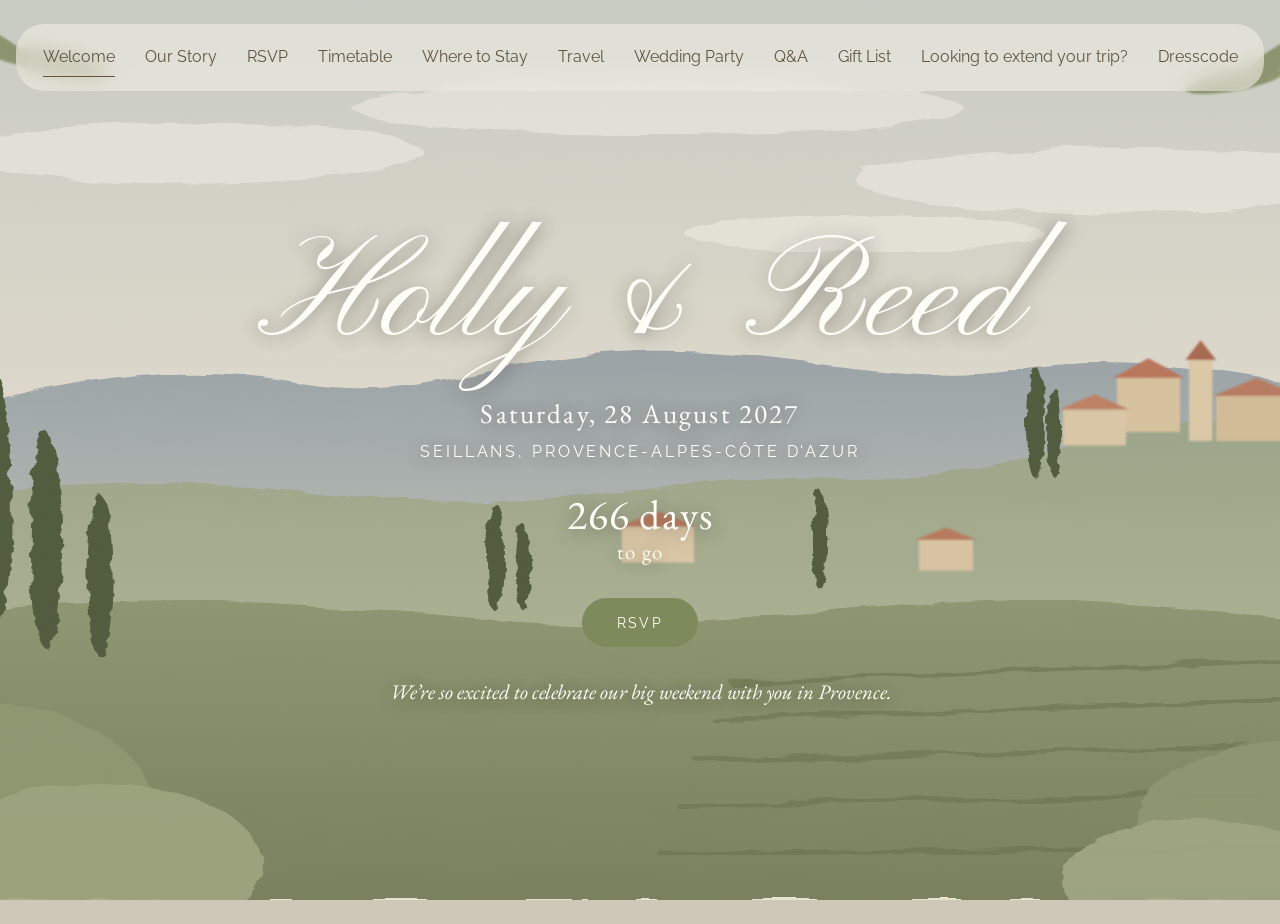
<file: index.html>
<!doctype html>
<html lang="en">
<head>
  <meta charset="utf-8">
  <meta name="viewport" content="width=device-width, initial-scale=1">
  <title>Holly &amp; Reed · 28 August 2027</title>
  <meta name="description" content="Holly &amp; Reed are getting married in Seillans, Provence on 28 August 2027.">
  <link rel="preconnect" href="https://fonts.googleapis.com">
  <link rel="preconnect" href="https://fonts.gstatic.com" crossorigin>
  <link href="https://fonts.googleapis.com/css2?family=EB+Garamond:ital,wght@0,400;0,600;1,400&family=Pinyon+Script&family=Raleway:wght@400;500&display=swap" rel="stylesheet">
  <link rel="stylesheet" href="css/style.css">
</head>
<body>
  <nav id="site-nav"></nav>

  <main class="hero">
    <h1 class="hero__names">Holly &amp; Reed</h1>
    <p class="hero__date">Saturday, 28 August 2027</p>
    <p class="hero__place">Seillans, Provence-Alpes-Côte d'Azur</p>
    <p class="hero__countdown"><strong data-countdown></strong>to go</p>
    <a class="button" href="rsvp.html">RSVP</a>
    <p class="hero__message">We’re so excited to celebrate our big weekend with you in Provence.</p>
  </main>

  <script src="js/site.js"></script>
</body>
</html>
</file>
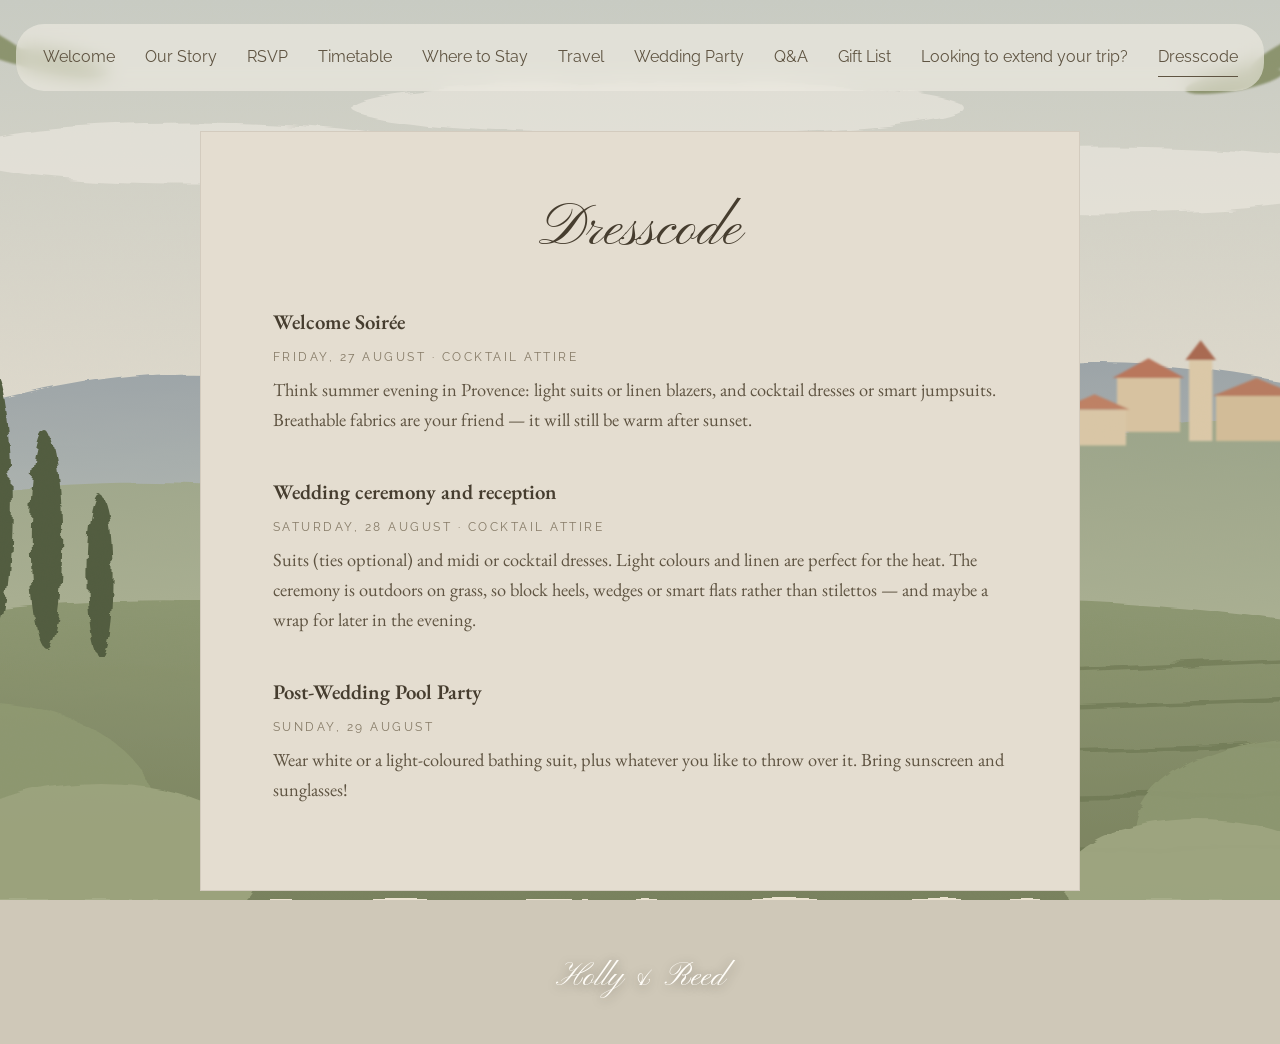
<file: dresscode.html>
<!doctype html>
<html lang="en">
<head>
  <meta charset="utf-8">
  <meta name="viewport" content="width=device-width, initial-scale=1">
  <title>Dresscode · Holly &amp; Reed</title>
  <link rel="preconnect" href="https://fonts.googleapis.com">
  <link rel="preconnect" href="https://fonts.gstatic.com" crossorigin>
  <link href="https://fonts.googleapis.com/css2?family=EB+Garamond:ital,wght@0,400;0,600;1,400&family=Pinyon+Script&family=Raleway:wght@400;500&display=swap" rel="stylesheet">
  <link rel="stylesheet" href="css/style.css">
</head>
<body>
  <nav id="site-nav"></nav>

  <main class="panel">
    <h1 class="page-title">Dresscode</h1>
    <h2>Welcome Soirée</h2>
    <p class="eyebrow">Friday, 27 August · Cocktail attire</p>
    <p>Think summer evening in Provence: light suits or linen blazers, and cocktail dresses or smart jumpsuits. Breathable fabrics are your friend — it will still be warm after sunset.</p>

    <h2>Wedding ceremony and reception</h2>
    <p class="eyebrow">Saturday, 28 August · Cocktail attire</p>
    <p>Suits (ties optional) and midi or cocktail dresses. Light colours and linen are perfect for the heat. The ceremony is outdoors on grass, so block heels, wedges or smart flats rather than stilettos — and maybe a wrap for later in the evening.</p>

    <h2>Post-Wedding Pool Party</h2>
    <p class="eyebrow">Sunday, 29 August</p>
    <p>Wear white or a light-coloured bathing suit, plus whatever you like to throw over it. Bring sunscreen and sunglasses!</p>
  </main>

  <footer id="site-footer"></footer>
  <script src="js/site.js"></script>
</body>
</html>
</file>
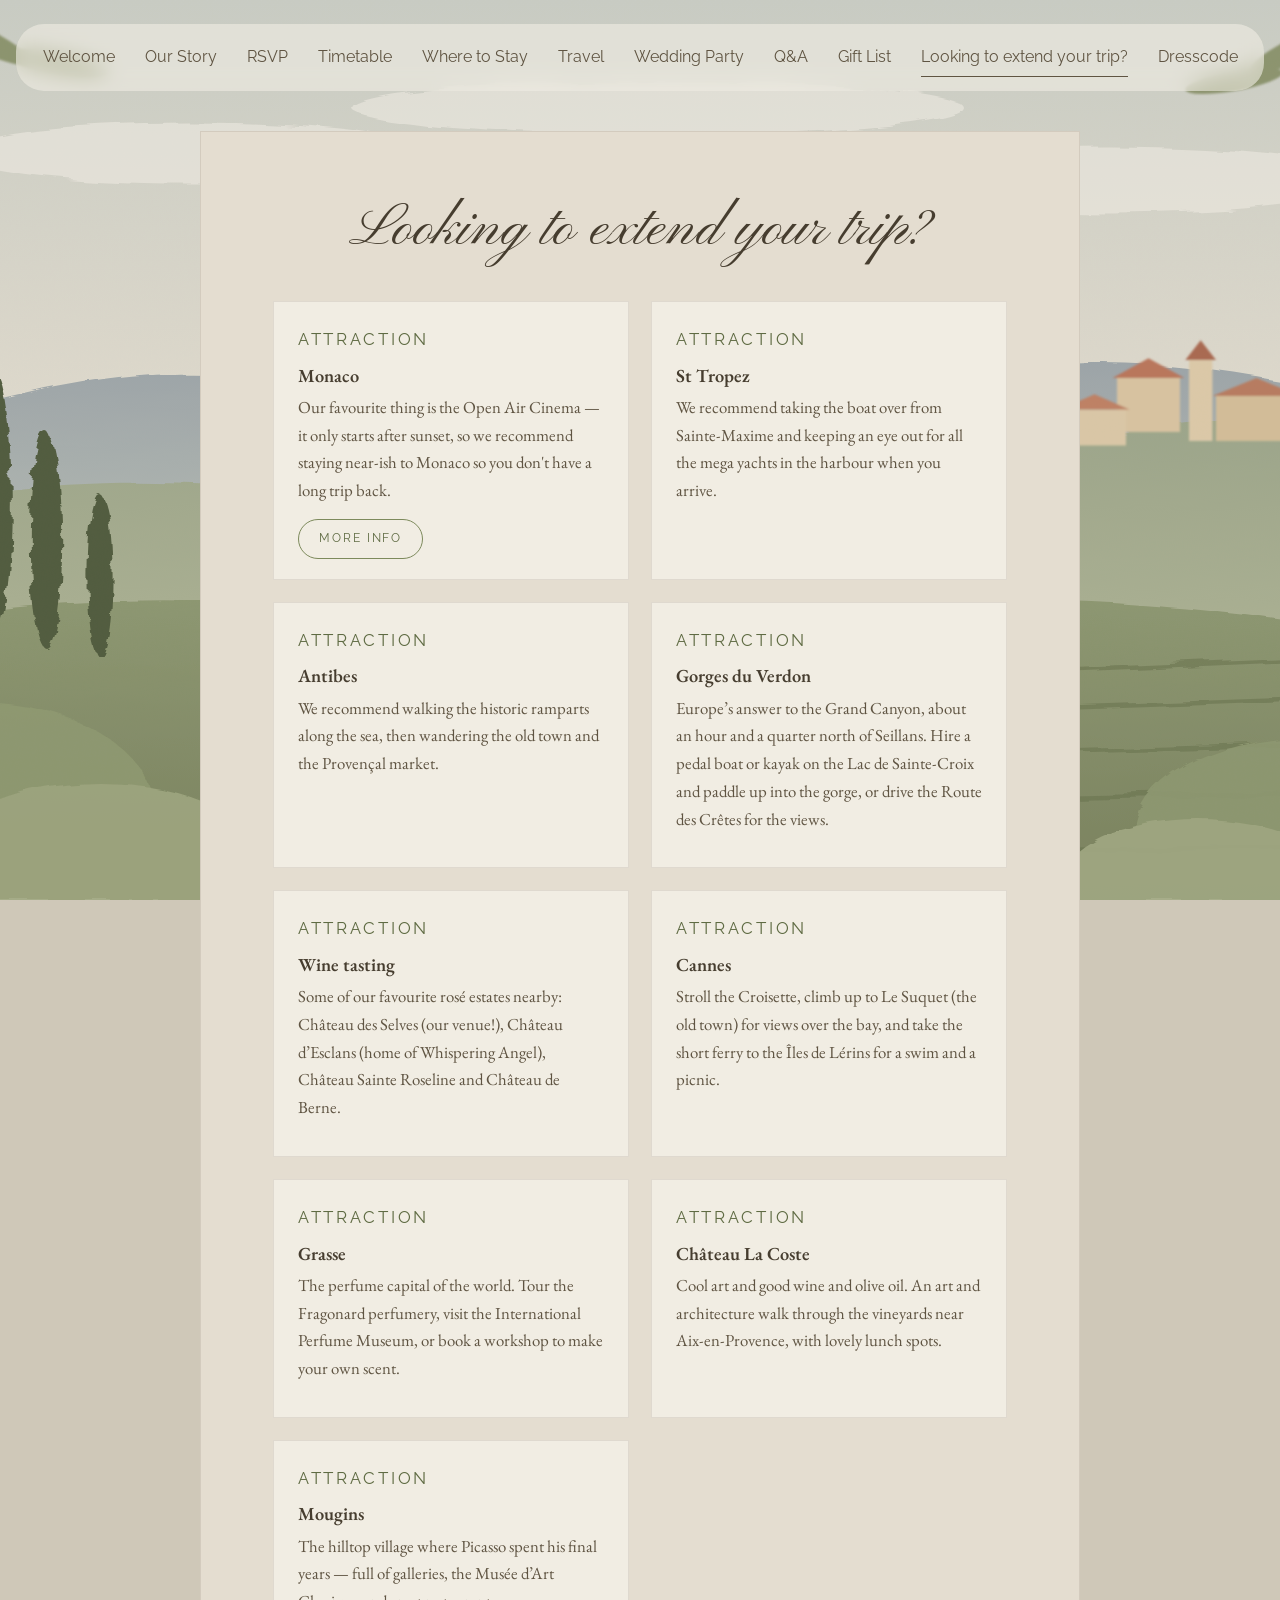
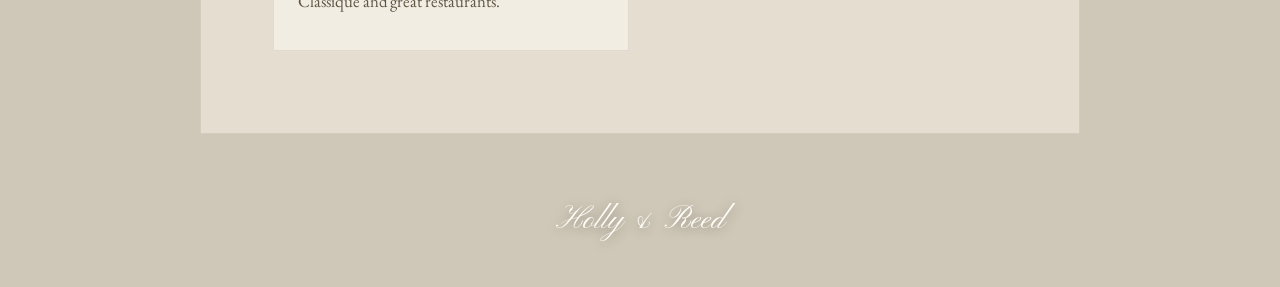
<file: extend-your-trip.html>
<!doctype html>
<html lang="en">
<head>
  <meta charset="utf-8">
  <meta name="viewport" content="width=device-width, initial-scale=1">
  <title>Looking to extend your trip? · Holly &amp; Reed</title>
  <link rel="preconnect" href="https://fonts.googleapis.com">
  <link rel="preconnect" href="https://fonts.gstatic.com" crossorigin>
  <link href="https://fonts.googleapis.com/css2?family=EB+Garamond:ital,wght@0,400;0,600;1,400&family=Pinyon+Script&family=Raleway:wght@400;500&display=swap" rel="stylesheet">
  <link rel="stylesheet" href="css/style.css">
</head>
<body>
  <nav id="site-nav"></nav>

  <main class="panel">
    <h1 class="page-title">Looking to extend your trip?</h1>
    <div class="cards">
      <div class="card">
        <p class="card__tag">Attraction</p>
        <h3>Monaco</h3>
        <p>Our favourite thing is the Open Air Cinema — it only starts after sunset, so we recommend staying near-ish to Monaco so you don't have a long trip back.</p>
        <a class="button button--ghost" href="https://www.cinemas2monaco.com" target="_blank" rel="noopener">More info</a>
      </div>
      <div class="card">
        <p class="card__tag">Attraction</p>
        <h3>St Tropez</h3>
        <p>We recommend taking the boat over from Sainte-Maxime and keeping an eye out for all the mega yachts in the harbour when you arrive.</p>
      </div>
      <div class="card">
        <p class="card__tag">Attraction</p>
        <h3>Antibes</h3>
        <p>We recommend walking the historic ramparts along the sea, then wandering the old town and the Provençal market.</p>
      </div>
      <div class="card">
        <p class="card__tag">Attraction</p>
        <h3>Gorges du Verdon</h3>
        <p>Europe’s answer to the Grand Canyon, about an hour and a quarter north of Seillans. Hire a pedal boat or kayak on the Lac de Sainte-Croix and paddle up into the gorge, or drive the Route des Crêtes for the views.</p>
      </div>
      <div class="card">
        <p class="card__tag">Attraction</p>
        <h3>Wine tasting</h3>
        <p>Some of our favourite rosé estates nearby: Château des Selves (our venue!), Château d’Esclans (home of Whispering Angel), Château Sainte Roseline and Château de Berne.</p>
      </div>
      <div class="card">
        <p class="card__tag">Attraction</p>
        <h3>Cannes</h3>
        <p>Stroll the Croisette, climb up to Le Suquet (the old town) for views over the bay, and take the short ferry to the Îles de Lérins for a swim and a picnic.</p>
      </div>
      <div class="card">
        <p class="card__tag">Attraction</p>
        <h3>Grasse</h3>
        <p>The perfume capital of the world. Tour the Fragonard perfumery, visit the International Perfume Museum, or book a workshop to make your own scent.</p>
      </div>
      <div class="card">
        <p class="card__tag">Attraction</p>
        <h3>Château La Coste</h3>
        <p>Cool art and good wine and olive oil. An art and architecture walk through the vineyards near Aix-en-Provence, with lovely lunch spots.</p>
      </div>
      <div class="card">
        <p class="card__tag">Attraction</p>
        <h3>Mougins</h3>
        <p>The hilltop village where Picasso spent his final years — full of galleries, the Musée d’Art Classique and great restaurants.</p>
      </div>
    </div>
  </main>

  <footer id="site-footer"></footer>
  <script src="js/site.js"></script>
</body>
</html>
</file>
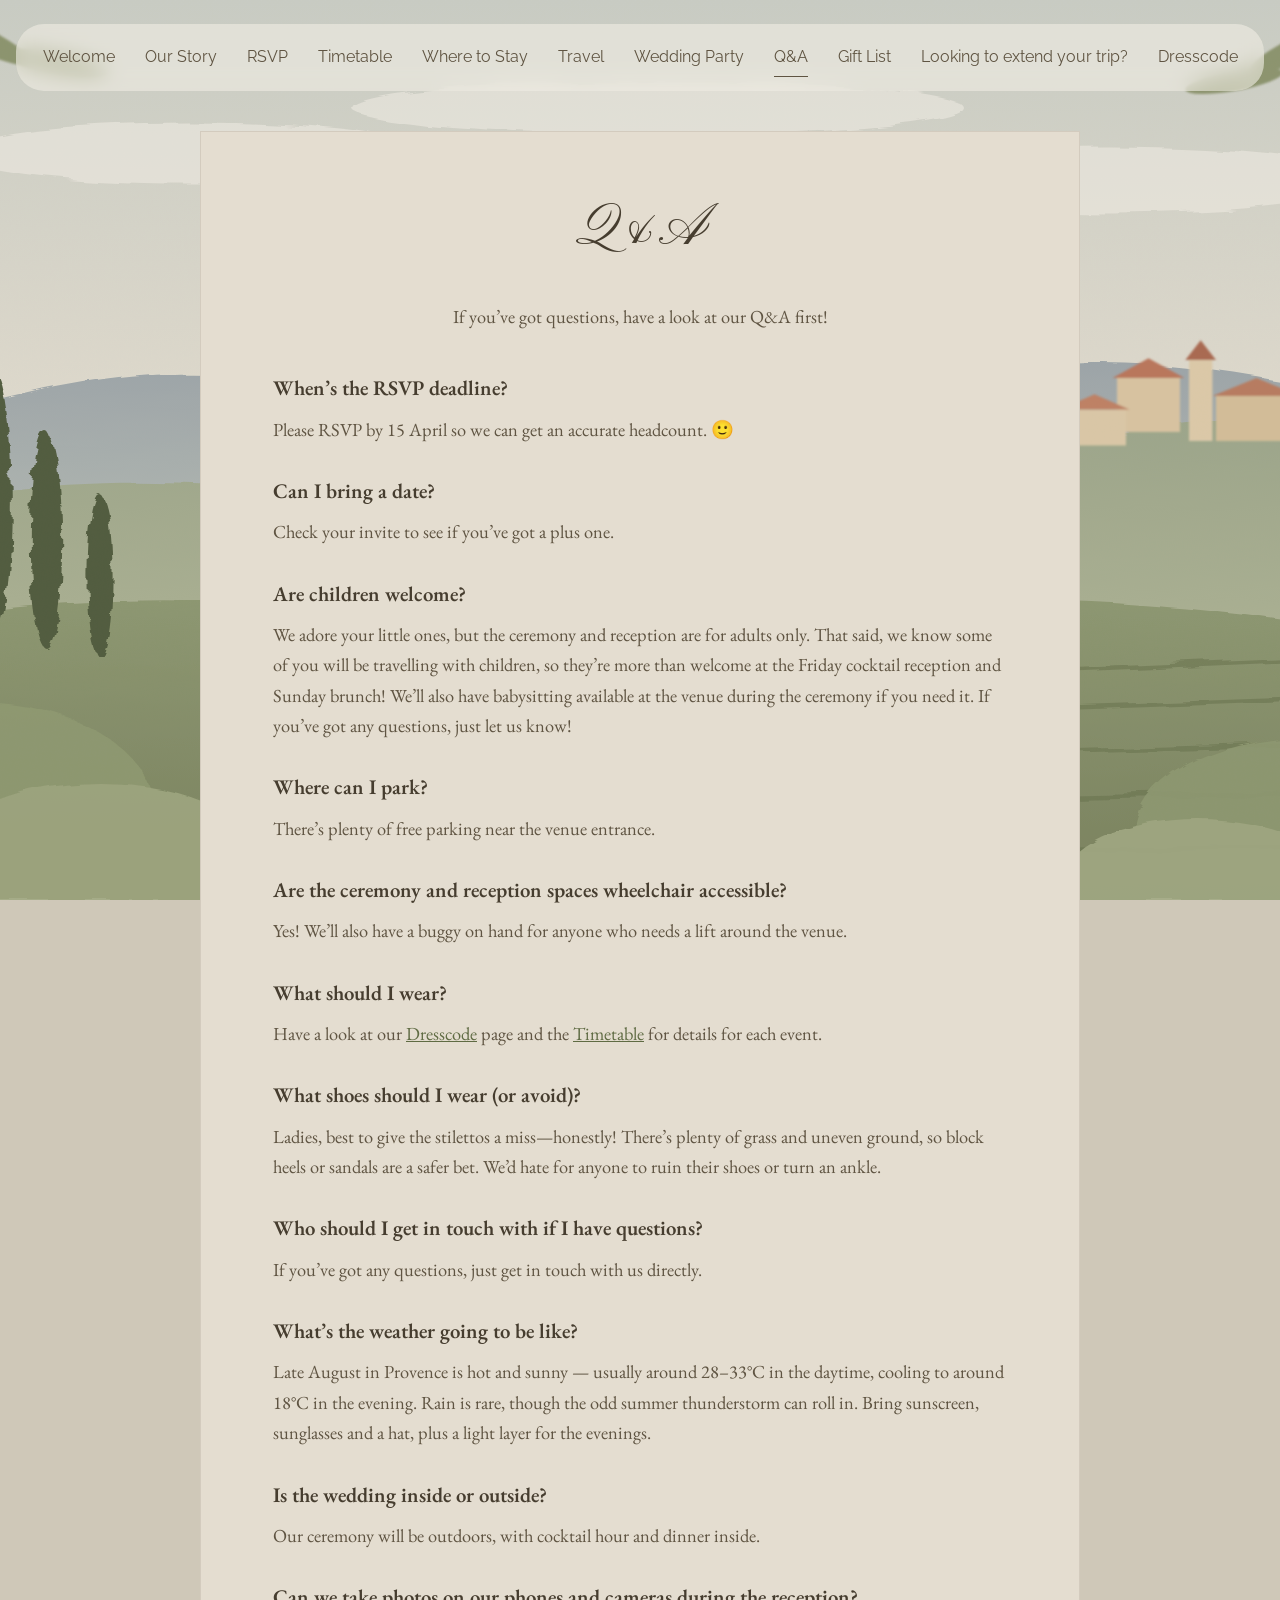
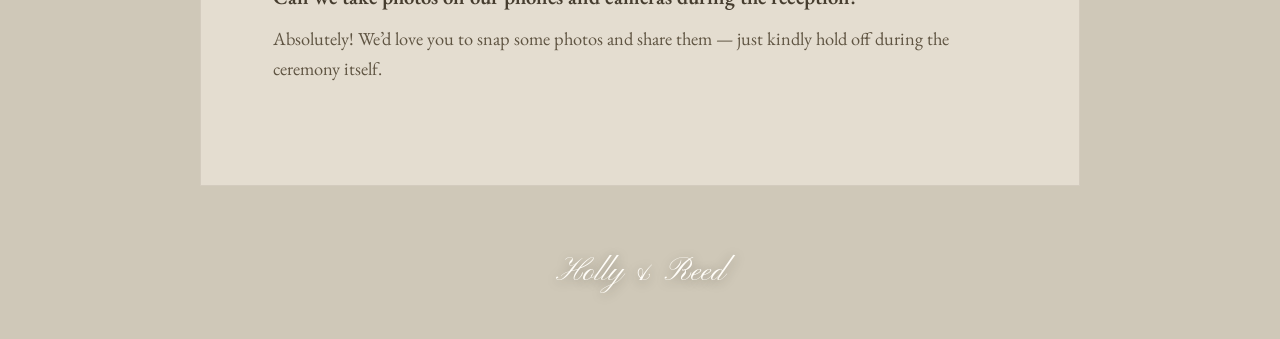
<file: faq.html>
<!doctype html>
<html lang="en">
<head>
  <meta charset="utf-8">
  <meta name="viewport" content="width=device-width, initial-scale=1">
  <title>Q&amp;A · Holly &amp; Reed</title>
  <link rel="preconnect" href="https://fonts.googleapis.com">
  <link rel="preconnect" href="https://fonts.gstatic.com" crossorigin>
  <link href="https://fonts.googleapis.com/css2?family=EB+Garamond:ital,wght@0,400;0,600;1,400&family=Pinyon+Script&family=Raleway:wght@400;500&display=swap" rel="stylesheet">
  <link rel="stylesheet" href="css/style.css">
</head>
<body>
  <nav id="site-nav"></nav>

  <main class="panel">
    <h1 class="page-title">Q&amp;A</h1>
    <p class="lede">If you’ve got questions, have a look at our Q&amp;A first!</p>
    <div class="qa">
      <h2>When’s the RSVP deadline?</h2>
      <p>Please RSVP by 15 April so we can get an accurate headcount. 🙂</p>
    </div>
    <div class="qa">
      <h2>Can I bring a date?</h2>
      <p>Check your invite to see if you’ve got a plus one.</p>
    </div>
    <div class="qa">
      <h2>Are children welcome?</h2>
      <p>We adore your little ones, but the ceremony and reception are for adults only. That said, we know some of you will be travelling with children, so they’re more than welcome at the Friday cocktail reception and Sunday brunch! We’ll also have babysitting available at the venue during the ceremony if you need it. If you’ve got any questions, just let us know!</p>
    </div>
    <div class="qa">
      <h2>Where can I park?</h2>
      <p>There’s plenty of free parking near the venue entrance.</p>
    </div>
    <div class="qa">
      <h2>Are the ceremony and reception spaces wheelchair accessible?</h2>
      <p>Yes! We’ll also have a buggy on hand for anyone who needs a lift around the venue.</p>
    </div>
    <div class="qa">
      <h2>What should I wear?</h2>
      <p>Have a look at our <a href="dresscode.html">Dresscode</a> page and the <a href="timetable.html">Timetable</a> for details for each event.</p>
    </div>
    <div class="qa">
      <h2>What shoes should I wear (or avoid)?</h2>
      <p>Ladies, best to give the stilettos a miss—honestly! There’s plenty of grass and uneven ground, so block heels or sandals are a safer bet. We’d hate for anyone to ruin their shoes or turn an ankle.</p>
    </div>
    <div class="qa">
      <h2>Who should I get in touch with if I have questions?</h2>
      <p>If you’ve got any questions, just get in touch with us directly. <!-- TODO: add the contact name / number for guests --> </p>
    </div>
    <div class="qa">
      <h2>What’s the weather going to be like?</h2>
      <p>Late August in Provence is hot and sunny — usually around 28–33°C in the daytime, cooling to around 18°C in the evening. Rain is rare, though the odd summer thunderstorm can roll in. Bring sunscreen, sunglasses and a hat, plus a light layer for the evenings.</p>
    </div>
    <div class="qa">
      <h2>Is the wedding inside or outside?</h2>
      <p>Our ceremony will be outdoors, with cocktail hour and dinner inside.</p>
    </div>
    <div class="qa">
      <h2>Can we take photos on our phones and cameras during the reception?</h2>
      <p>Absolutely! We’d love you to snap some photos and share them — just kindly hold off during the ceremony itself.</p>
    </div>
  </main>

  <footer id="site-footer"></footer>
  <script src="js/site.js"></script>
</body>
</html>
</file>
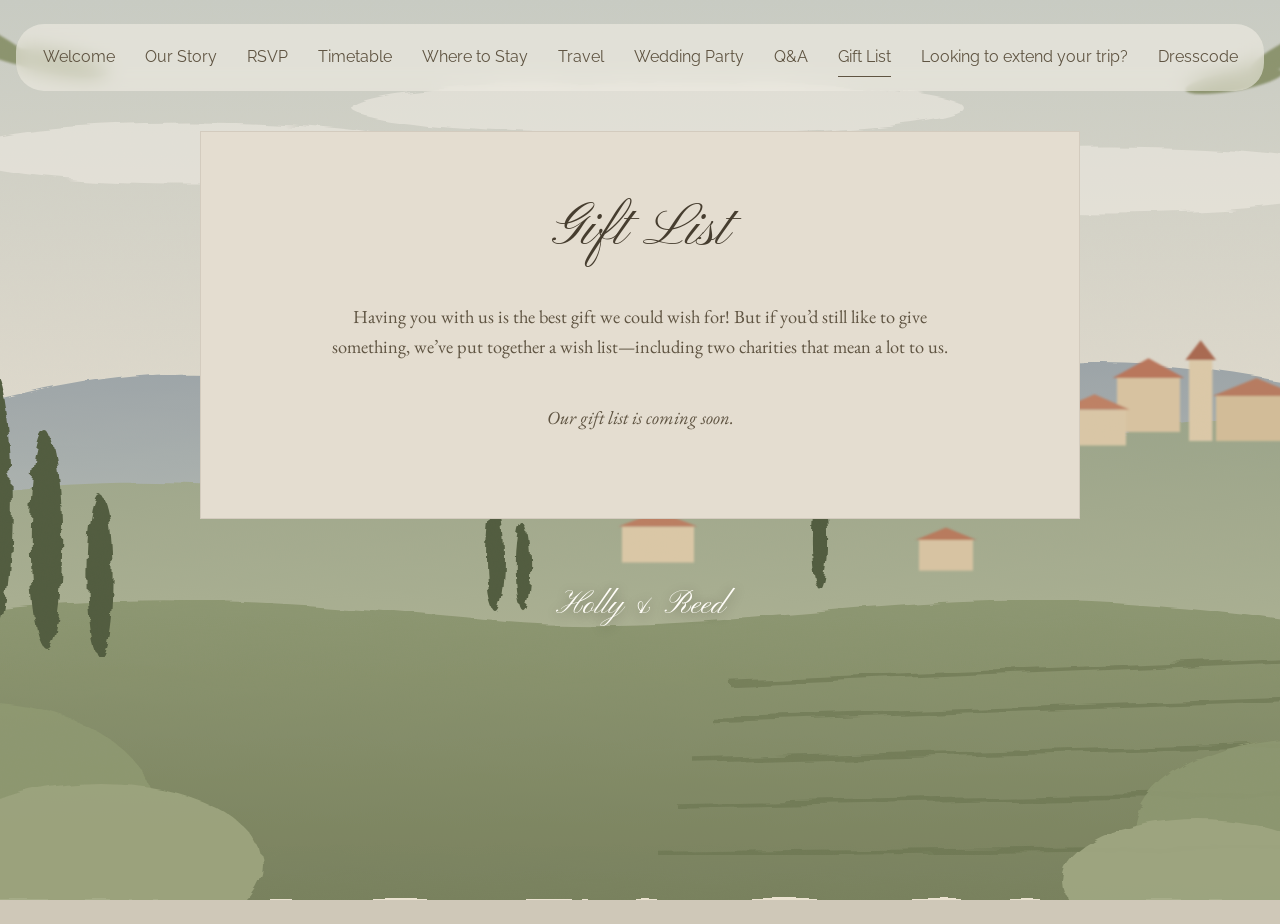
<file: gift-list.html>
<!doctype html>
<html lang="en">
<head>
  <meta charset="utf-8">
  <meta name="viewport" content="width=device-width, initial-scale=1">
  <title>Gift List · Holly &amp; Reed</title>
  <link rel="preconnect" href="https://fonts.googleapis.com">
  <link rel="preconnect" href="https://fonts.gstatic.com" crossorigin>
  <link href="https://fonts.googleapis.com/css2?family=EB+Garamond:ital,wght@0,400;0,600;1,400&family=Pinyon+Script&family=Raleway:wght@400;500&display=swap" rel="stylesheet">
  <link rel="stylesheet" href="css/style.css">
</head>
<body>
  <nav id="site-nav"></nav>

  <main class="panel">
    <h1 class="page-title">Gift List</h1>
    <p class="lede">Having you with us is the best gift we could wish for! But if you’d still like to give something, we’ve put together a wish list—including two charities that mean a lot to us.</p>
    <!-- TODO: add links to the gift list and the two charities. -->
    <p class="center"><em>Our gift list is coming soon.</em></p>
  </main>

  <footer id="site-footer"></footer>
  <script src="js/site.js"></script>
</body>
</html>
</file>
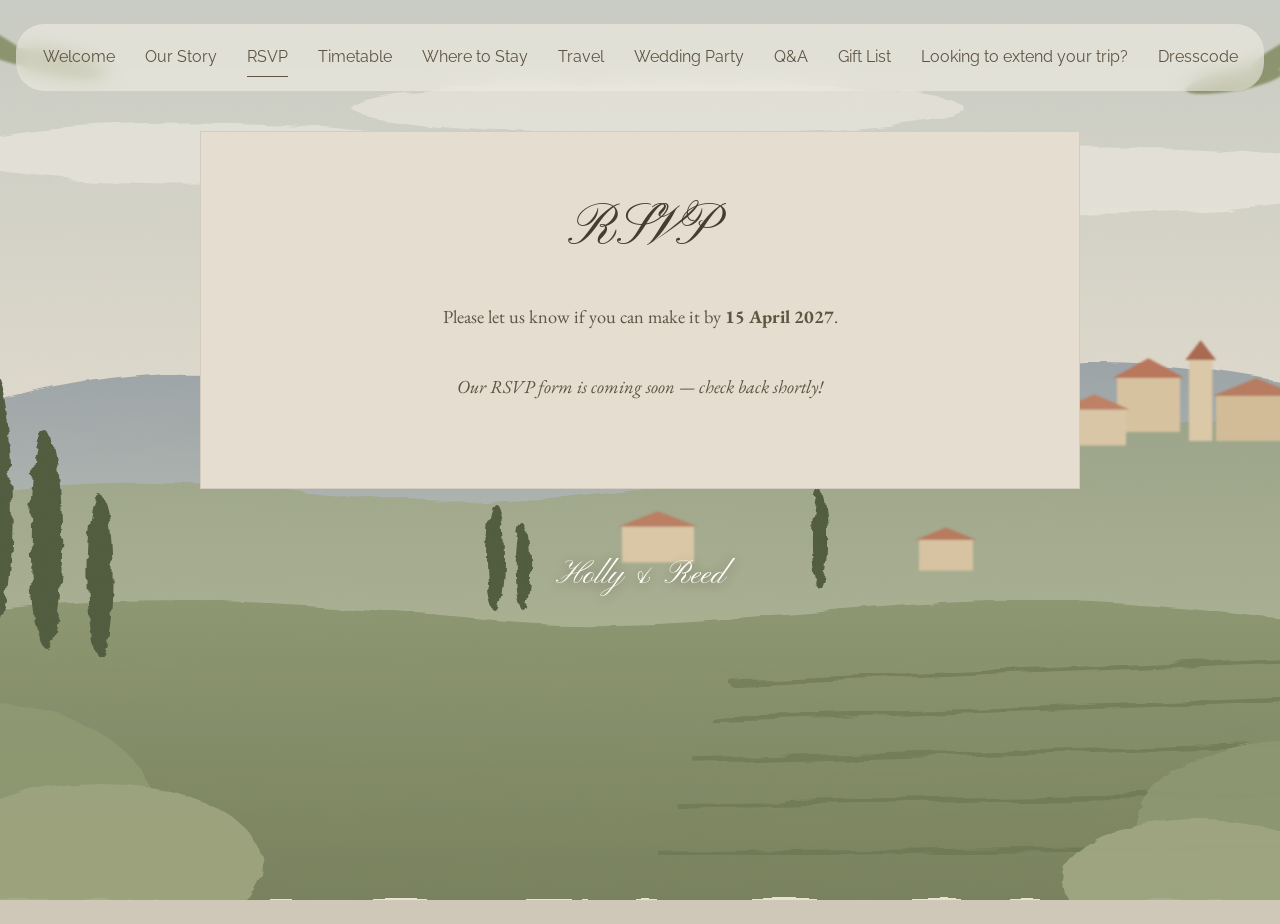
<file: rsvp.html>
<!doctype html>
<html lang="en">
<head>
  <meta charset="utf-8">
  <meta name="viewport" content="width=device-width, initial-scale=1">
  <title>RSVP · Holly &amp; Reed</title>
  <link rel="preconnect" href="https://fonts.googleapis.com">
  <link rel="preconnect" href="https://fonts.gstatic.com" crossorigin>
  <link href="https://fonts.googleapis.com/css2?family=EB+Garamond:ital,wght@0,400;0,600;1,400&family=Pinyon+Script&family=Raleway:wght@400;500&display=swap" rel="stylesheet">
  <link rel="stylesheet" href="css/style.css">
</head>
<body>
  <nav id="site-nav"></nav>

  <main class="panel">
    <h1 class="page-title">RSVP</h1>
    <p class="lede">Please let us know if you can make it by <strong>15 April 2027</strong>.</p>
    <!-- TODO: replace this block with the embedded Google Form / Sheet-backed RSVP. -->
    <p class="center"><em>Our RSVP form is coming soon — check back shortly!</em></p>
  </main>

  <footer id="site-footer"></footer>
  <script src="js/site.js"></script>
</body>
</html>
</file>
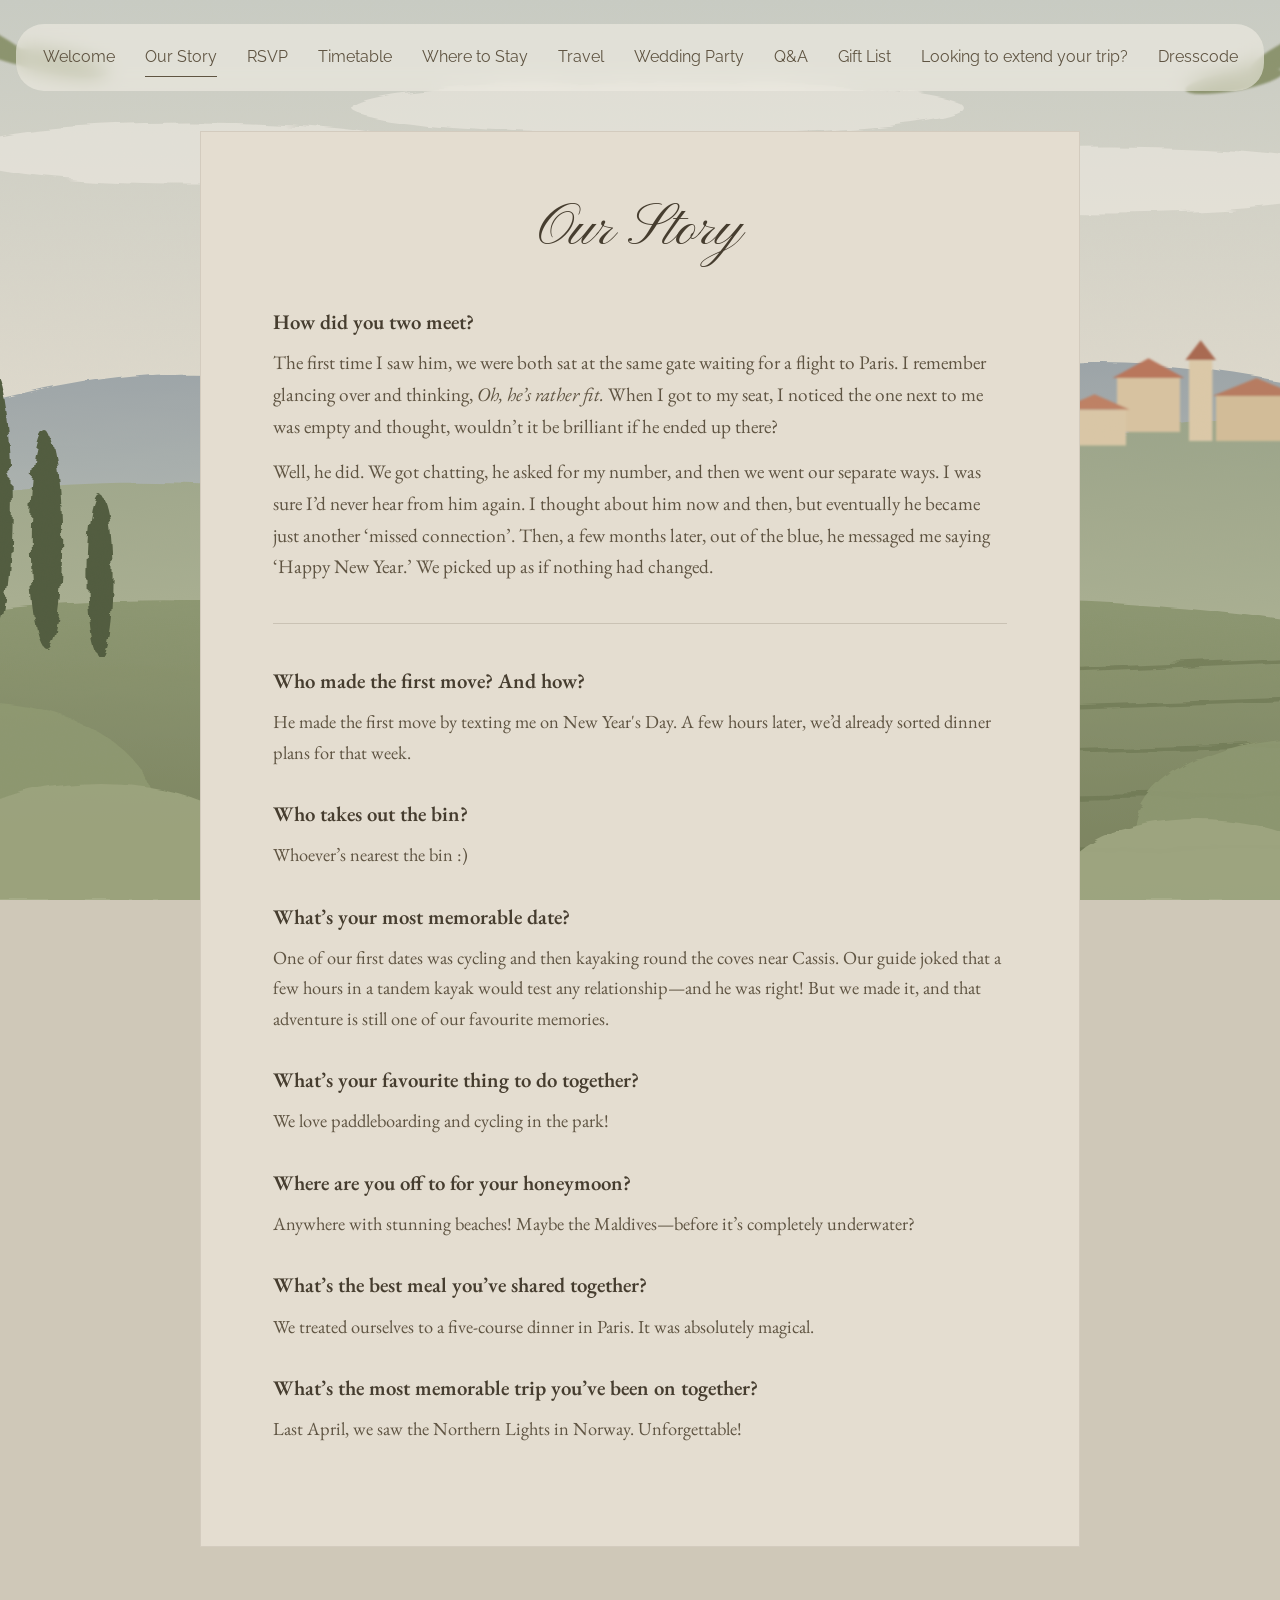
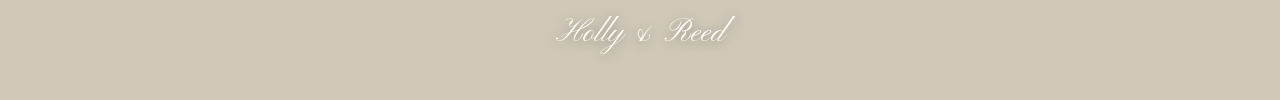
<file: story.html>
<!doctype html>
<html lang="en">
<head>
  <meta charset="utf-8">
  <meta name="viewport" content="width=device-width, initial-scale=1">
  <title>Our Story · Holly &amp; Reed</title>
  <link rel="preconnect" href="https://fonts.googleapis.com">
  <link rel="preconnect" href="https://fonts.gstatic.com" crossorigin>
  <link href="https://fonts.googleapis.com/css2?family=EB+Garamond:ital,wght@0,400;0,600;1,400&family=Pinyon+Script&family=Raleway:wght@400;500&display=swap" rel="stylesheet">
  <link rel="stylesheet" href="css/style.css">
</head>
<body>
  <nav id="site-nav"></nav>

  <main class="panel">
    <h1 class="page-title">Our Story</h1>
    <div class="story-intro">
      <h2>How did you two meet?</h2>
      <p>The first time I saw him, we were both sat at the same gate waiting for a flight to Paris. I remember glancing over and thinking, <em>Oh, he’s rather fit.</em> When I got to my seat, I noticed the one next to me was empty and thought, wouldn’t it be brilliant if he ended up there?</p>
      <p>Well, he did. We got chatting, he asked for my number, and then we went our separate ways. I was sure I’d never hear from him again. I thought about him now and then, but eventually he became just another ‘missed connection’. Then, a few months later, out of the blue, he messaged me saying ‘Happy New Year.’ We picked up as if nothing had changed.</p>
    </div>
    <hr>
    <div class="qa">
      <h2>Who made the first move? And how?</h2>
      <p>He made the first move by texting me on New Year's Day. A few hours later, we’d already sorted dinner plans for that week.</p>
    </div>
    <div class="qa">
      <h2>Who takes out the bin?</h2>
      <p>Whoever’s nearest the bin :)</p>
    </div>
    <div class="qa">
      <h2>What’s your most memorable date?</h2>
      <p>One of our first dates was cycling and then kayaking round the coves near Cassis. Our guide joked that a few hours in a tandem kayak would test any relationship—and he was right! But we made it, and that adventure is still one of our favourite memories.</p>
    </div>
    <div class="qa">
      <h2>What’s your favourite thing to do together?</h2>
      <p>We love paddleboarding and cycling in the park!</p>
    </div>
    <div class="qa">
      <h2>Where are you off to for your honeymoon?</h2>
      <p>Anywhere with stunning beaches! Maybe the Maldives—before it’s completely underwater?</p>
    </div>
    <div class="qa">
      <h2>What’s the best meal you’ve shared together?</h2>
      <p>We treated ourselves to a five-course dinner in Paris. It was absolutely magical.</p>
    </div>
    <div class="qa">
      <h2>What’s the most memorable trip you’ve been on together?</h2>
      <p>Last April, we saw the Northern Lights in Norway. Unforgettable!</p>
    </div>
  </main>

  <footer id="site-footer"></footer>
  <script src="js/site.js"></script>
</body>
</html>
</file>
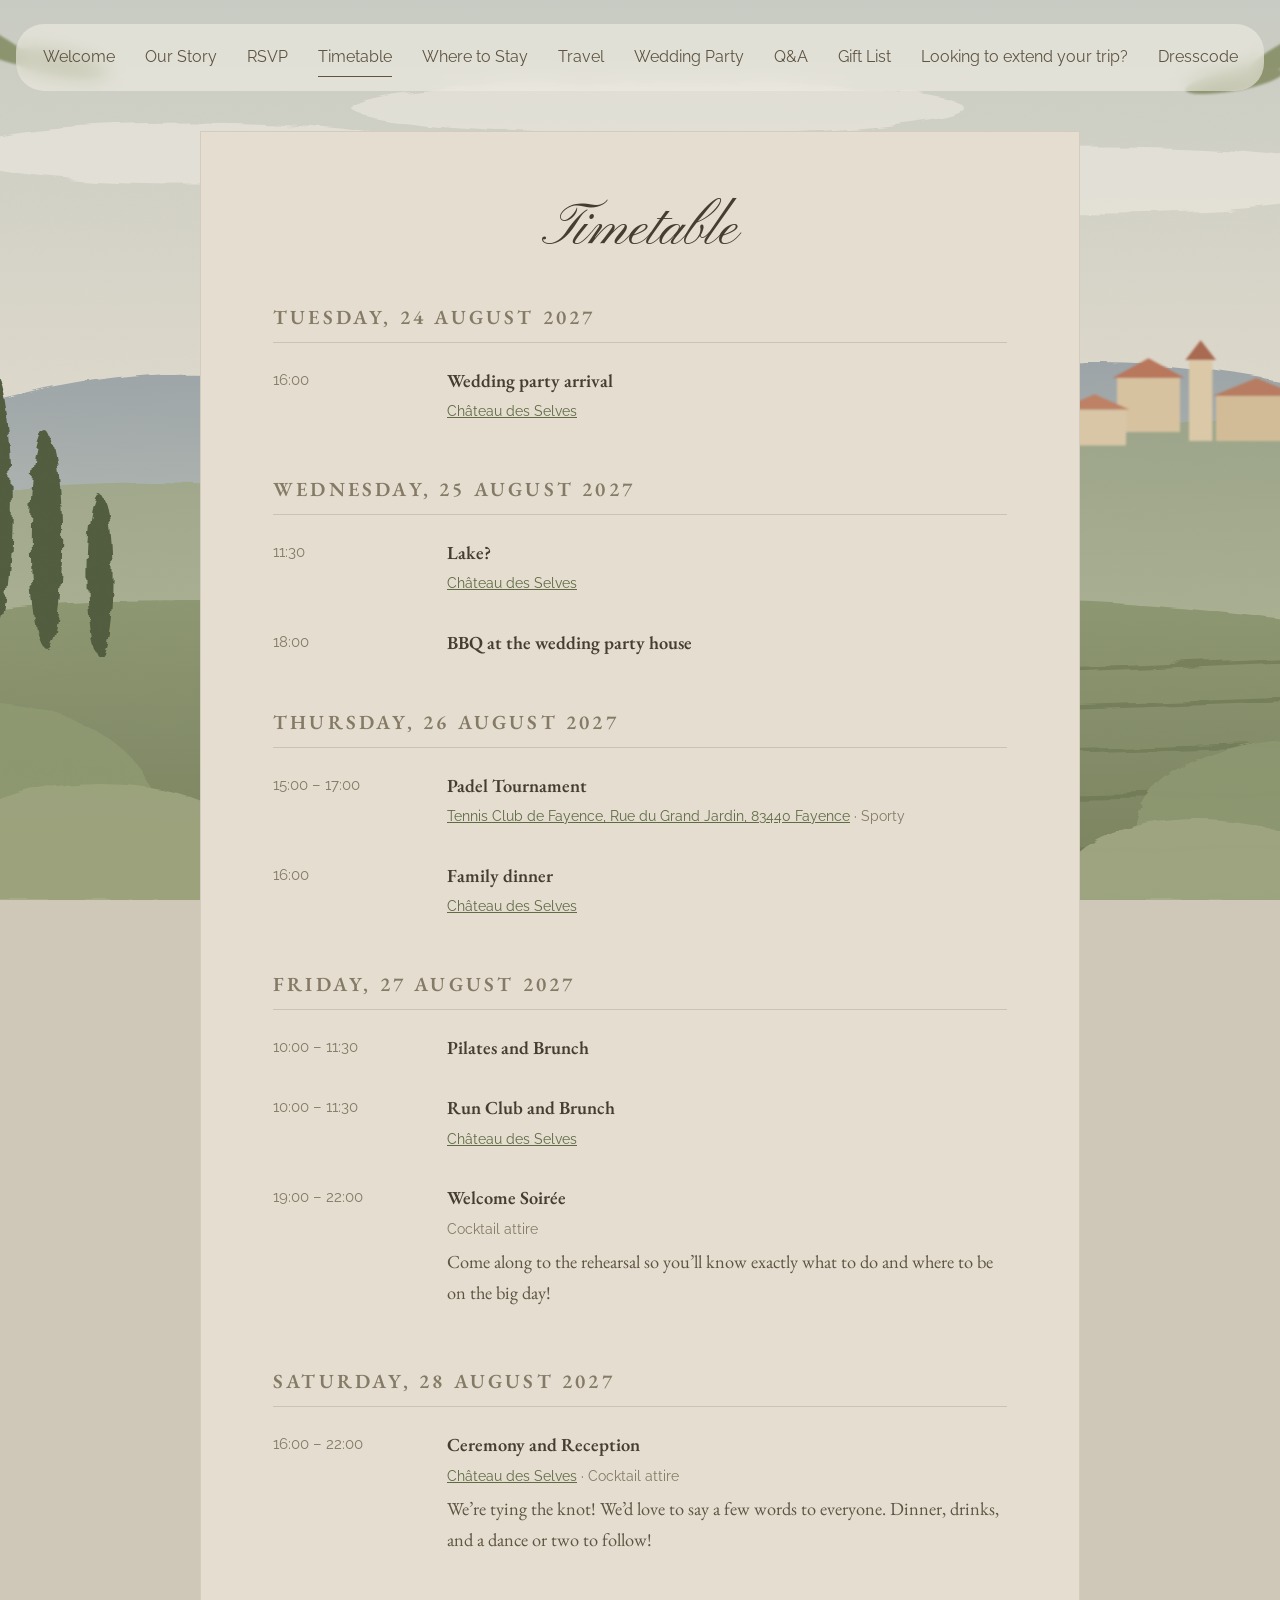
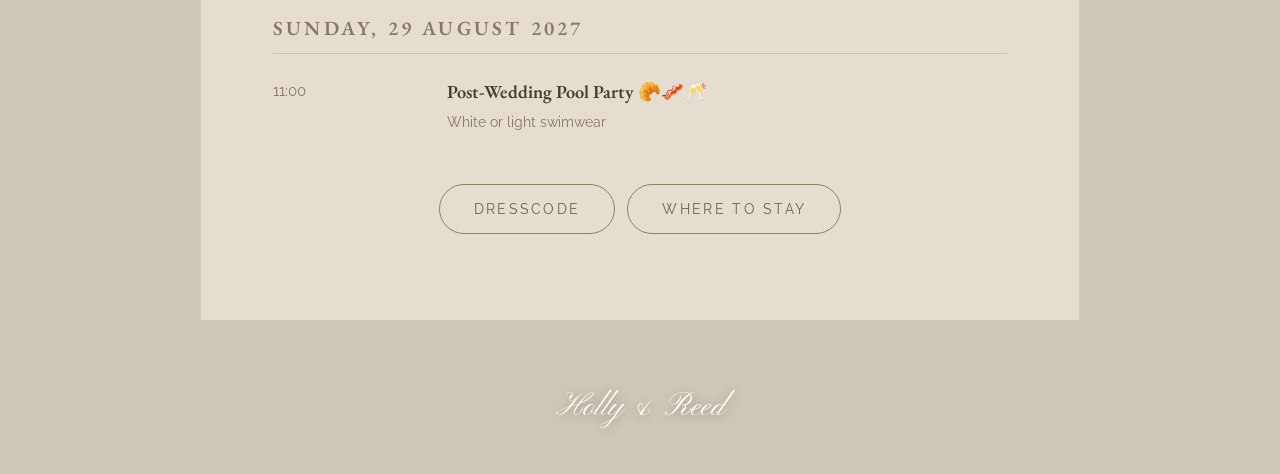
<file: timetable.html>
<!doctype html>
<html lang="en">
<head>
  <meta charset="utf-8">
  <meta name="viewport" content="width=device-width, initial-scale=1">
  <title>Timetable · Holly &amp; Reed</title>
  <link rel="preconnect" href="https://fonts.googleapis.com">
  <link rel="preconnect" href="https://fonts.gstatic.com" crossorigin>
  <link href="https://fonts.googleapis.com/css2?family=EB+Garamond:ital,wght@0,400;0,600;1,400&family=Pinyon+Script&family=Raleway:wght@400;500&display=swap" rel="stylesheet">
  <link rel="stylesheet" href="css/style.css">
</head>
<body>
  <nav id="site-nav"></nav>

  <main class="panel">
    <h1 class="page-title">Timetable</h1>
    <section class="day">
      <h2 class="day__heading">Tuesday, 24 August 2027</h2>
      <div class="event">
        <div class="event__time">16:00</div>
        <div>
          <h3>Wedding party arrival</h3>
          <p class="event__meta"><span><a href="https://www.google.com/maps/search/?api=1&query=Ch%C3%A2teau+des+Selves+Seillans" target="_blank" rel="noopener">Château des Selves</a></span></p>
          
        </div>
      </div>
    </section>
    <section class="day">
      <h2 class="day__heading">Wednesday, 25 August 2027</h2>
      <div class="event">
        <div class="event__time">11:30</div>
        <div>
          <h3>Lake?</h3>
          <p class="event__meta"><span><a href="https://www.google.com/maps/search/?api=1&query=Ch%C3%A2teau+des+Selves+Seillans" target="_blank" rel="noopener">Château des Selves</a></span></p>
          
        </div>
      </div>
      <div class="event">
        <div class="event__time">18:00</div>
        <div>
          <h3>BBQ at the wedding party house</h3>
          
          
        </div>
      </div>
    </section>
    <section class="day">
      <h2 class="day__heading">Thursday, 26 August 2027</h2>
      <div class="event">
        <div class="event__time">15:00 – 17:00</div>
        <div>
          <h3>Padel Tournament</h3>
          <p class="event__meta"><span><a href="https://www.google.com/maps/search/?api=1&query=Tennis+Club+de+Fayence+Rue+du+Grand+Jardin+83440+Fayence" target="_blank" rel="noopener">Tennis Club de Fayence, Rue du Grand Jardin, 83440 Fayence</a></span><span>Sporty</span></p>
          
        </div>
      </div>
      <div class="event">
        <div class="event__time">16:00</div>
        <div>
          <h3>Family dinner</h3>
          <p class="event__meta"><span><a href="https://www.google.com/maps/search/?api=1&query=Ch%C3%A2teau+des+Selves+Seillans" target="_blank" rel="noopener">Château des Selves</a></span></p>
          
        </div>
      </div>
    </section>
    <section class="day">
      <h2 class="day__heading">Friday, 27 August 2027</h2>
      <div class="event">
        <div class="event__time">10:00 – 11:30</div>
        <div>
          <h3>Pilates and Brunch</h3>
          
          
        </div>
      </div>
      <div class="event">
        <div class="event__time">10:00 – 11:30</div>
        <div>
          <h3>Run Club and Brunch</h3>
          <p class="event__meta"><span><a href="https://www.google.com/maps/search/?api=1&query=Ch%C3%A2teau+des+Selves+Seillans" target="_blank" rel="noopener">Château des Selves</a></span></p>
          
        </div>
      </div>
      <div class="event">
        <div class="event__time">19:00 – 22:00</div>
        <div>
          <h3>Welcome Soirée</h3>
          <p class="event__meta"><span>Cocktail attire</span></p>
          <p>Come along to the rehearsal so you’ll know exactly what to do and where to be on the big day!</p>
        </div>
      </div>
    </section>
    <section class="day">
      <h2 class="day__heading">Saturday, 28 August 2027</h2>
      <div class="event">
        <div class="event__time">16:00 – 22:00</div>
        <div>
          <h3>Ceremony and Reception</h3>
          <p class="event__meta"><span><a href="https://www.google.com/maps/search/?api=1&query=Ch%C3%A2teau+des+Selves+Seillans" target="_blank" rel="noopener">Château des Selves</a></span><span>Cocktail attire</span></p>
          <p>We’re tying the knot! We’d love to say a few words to everyone. Dinner, drinks, and a dance or two to follow!</p>
        </div>
      </div>
    </section>
    <section class="day">
      <h2 class="day__heading">Sunday, 29 August 2027</h2>
      <div class="event">
        <div class="event__time">11:00</div>
        <div>
          <h3>Post-Wedding Pool Party 🥐🥓🥂</h3>
          <p class="event__meta"><span>White or light swimwear</span></p>
          
        </div>
      </div>
    </section>
    <p class="center"><a class="button button--ghost" href="dresscode.html">Dresscode</a> &nbsp; <a class="button button--ghost" href="where-to-stay.html">Where to stay</a></p>
  </main>

  <footer id="site-footer"></footer>
  <script src="js/site.js"></script>
</body>
</html>
</file>
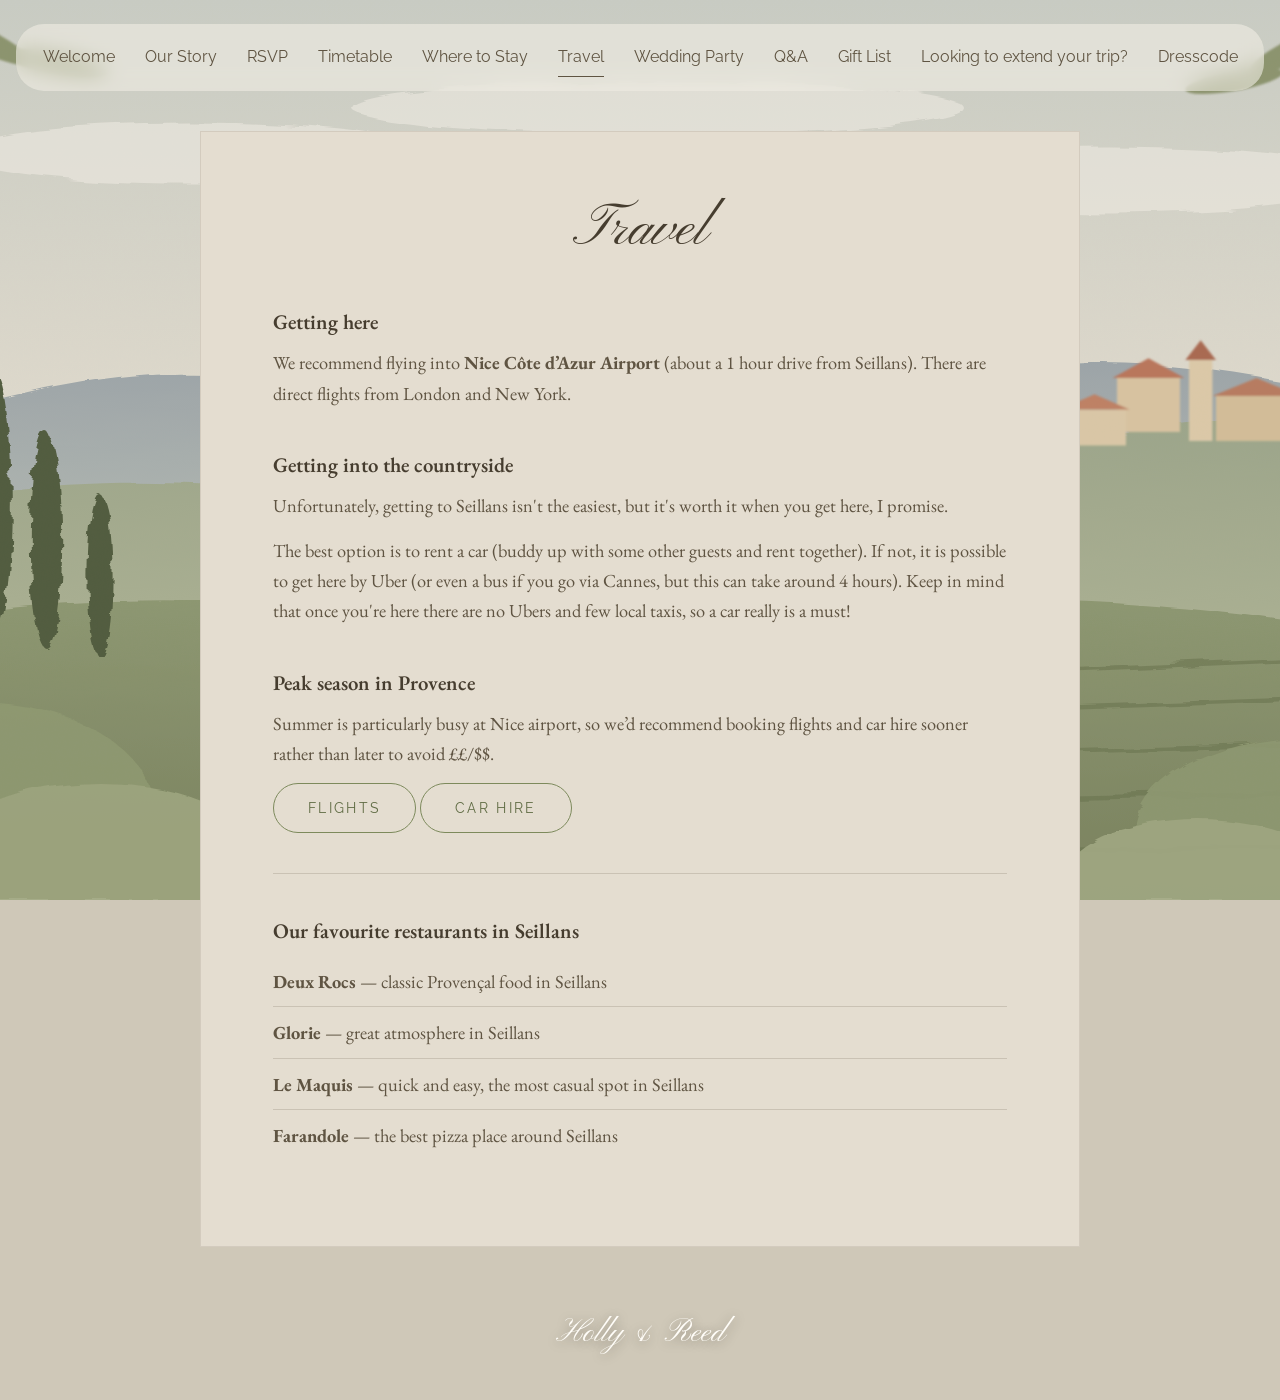
<file: travel.html>
<!doctype html>
<html lang="en">
<head>
  <meta charset="utf-8">
  <meta name="viewport" content="width=device-width, initial-scale=1">
  <title>Travel · Holly &amp; Reed</title>
  <link rel="preconnect" href="https://fonts.googleapis.com">
  <link rel="preconnect" href="https://fonts.gstatic.com" crossorigin>
  <link href="https://fonts.googleapis.com/css2?family=EB+Garamond:ital,wght@0,400;0,600;1,400&family=Pinyon+Script&family=Raleway:wght@400;500&display=swap" rel="stylesheet">
  <link rel="stylesheet" href="css/style.css">
</head>
<body>
  <nav id="site-nav"></nav>

  <main class="panel">
    <h1 class="page-title">Travel</h1>
    <h2>Getting here</h2>
    <p>We recommend flying into <strong>Nice Côte d’Azur Airport</strong> (about a 1 hour drive from Seillans). There are direct flights from London and New York.</p>

    <h2>Getting into the countryside</h2>
    <p>Unfortunately, getting to Seillans isn't the easiest, but it's worth it when you get here, I promise.</p>
    <p>The best option is to rent a car (buddy up with some other guests and rent together). If not, it is possible to get here by Uber (or even a bus if you go via Cannes, but this can take around 4 hours). Keep in mind that once you're here there are no Ubers and few local taxis, so a car really is a must!</p>

    <h2>Peak season in Provence</h2>
    <p>Summer is particularly busy at Nice airport, so we’d recommend booking flights and car hire sooner rather than later to avoid ££/$$.</p>
    <p>
      <a class="button button--ghost" href="https://www.skyscanner.com" target="_blank" rel="noopener">Flights</a>
      <a class="button button--ghost" href="https://www.rentalcars.com" target="_blank" rel="noopener">Car hire</a>
    </p>

    <hr>
    <h2>Our favourite restaurants in Seillans</h2>
    <ul class="plain-list">
      <li><strong>Deux Rocs</strong> — classic Provençal food in Seillans</li>
      <li><strong>Glorie</strong> — great atmosphere in Seillans</li>
      <li><strong>Le Maquis</strong> — quick and easy, the most casual spot in Seillans</li>
      <li><strong>Farandole</strong> — the best pizza place around Seillans</li>
    </ul>
  </main>

  <footer id="site-footer"></footer>
  <script src="js/site.js"></script>
</body>
</html>
</file>
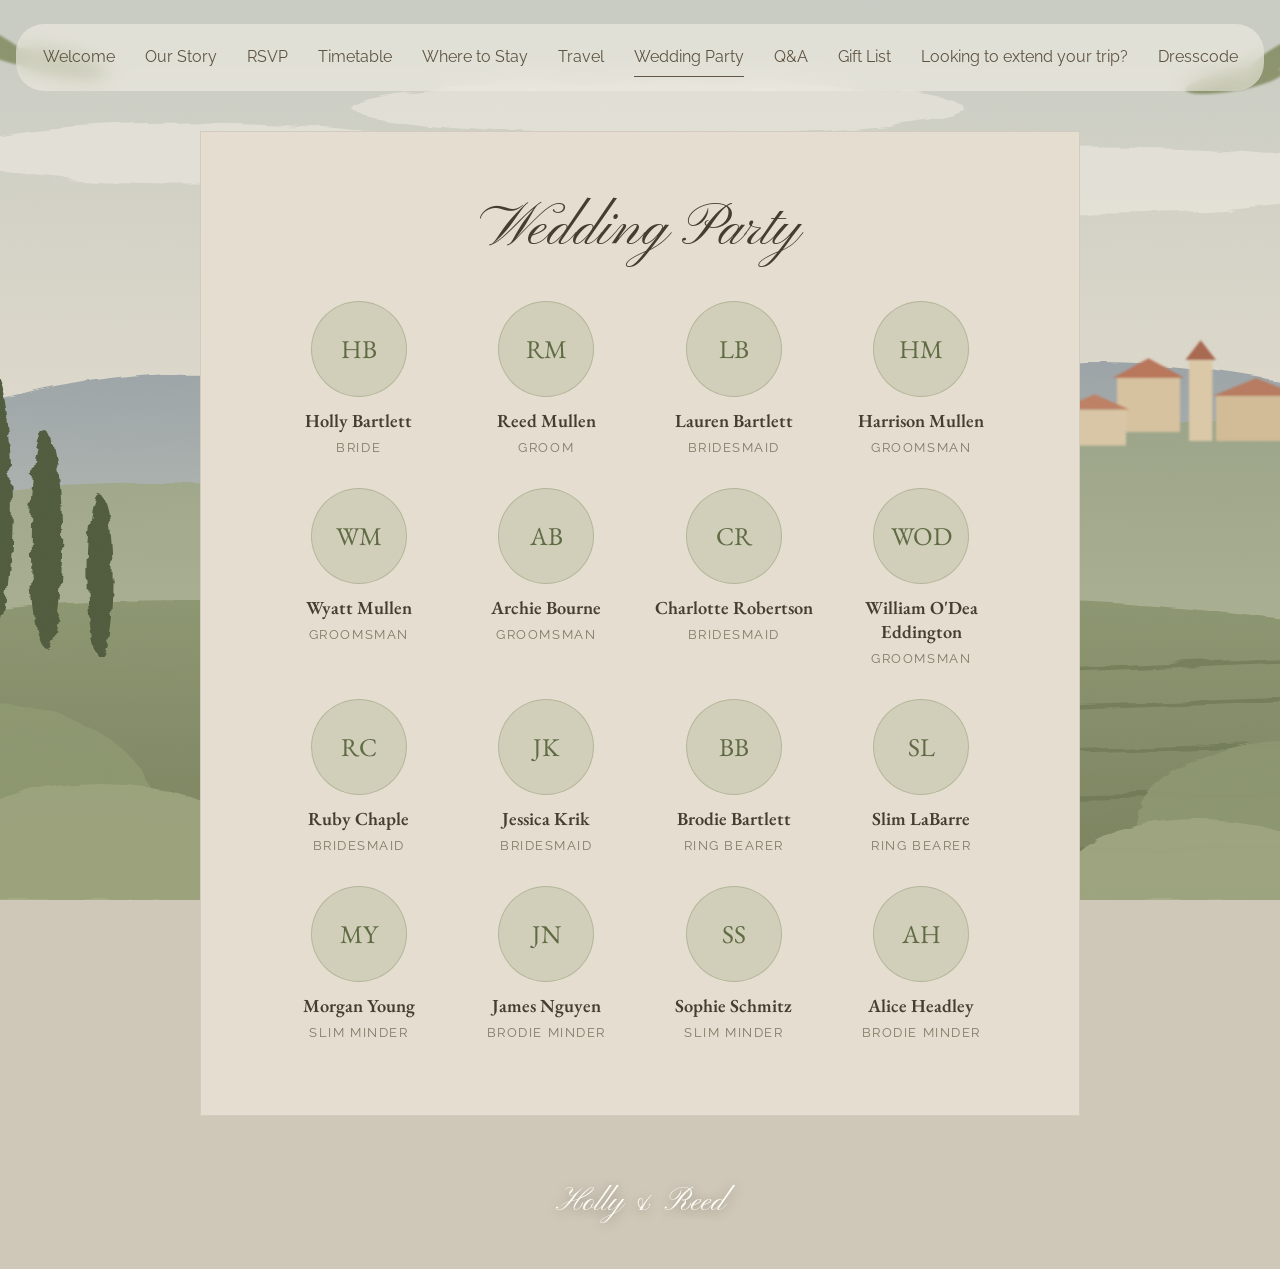
<file: wedding-party.html>
<!doctype html>
<html lang="en">
<head>
  <meta charset="utf-8">
  <meta name="viewport" content="width=device-width, initial-scale=1">
  <title>Wedding Party · Holly &amp; Reed</title>
  <link rel="preconnect" href="https://fonts.googleapis.com">
  <link rel="preconnect" href="https://fonts.gstatic.com" crossorigin>
  <link href="https://fonts.googleapis.com/css2?family=EB+Garamond:ital,wght@0,400;0,600;1,400&family=Pinyon+Script&family=Raleway:wght@400;500&display=swap" rel="stylesheet">
  <link rel="stylesheet" href="css/style.css">
</head>
<body>
  <nav id="site-nav"></nav>

  <main class="panel">
    <h1 class="page-title">Wedding Party</h1>
    <div class="party">
      <div class="person">
        <div class="person__avatar">HB</div>
        <p class="person__name">Holly Bartlett</p>
        <p class="person__role">Bride</p>
      </div>
      <div class="person">
        <div class="person__avatar">RM</div>
        <p class="person__name">Reed Mullen</p>
        <p class="person__role">Groom</p>
      </div>
      <div class="person">
        <div class="person__avatar">LB</div>
        <p class="person__name">Lauren Bartlett</p>
        <p class="person__role">Bridesmaid</p>
      </div>
      <div class="person">
        <div class="person__avatar">HM</div>
        <p class="person__name">Harrison Mullen</p>
        <p class="person__role">Groomsman</p>
      </div>
      <div class="person">
        <div class="person__avatar">WM</div>
        <p class="person__name">Wyatt Mullen</p>
        <p class="person__role">Groomsman</p>
      </div>
      <div class="person">
        <div class="person__avatar">AB</div>
        <p class="person__name">Archie Bourne</p>
        <p class="person__role">Groomsman</p>
      </div>
      <div class="person">
        <div class="person__avatar">CR</div>
        <p class="person__name">Charlotte Robertson</p>
        <p class="person__role">Bridesmaid</p>
      </div>
      <div class="person">
        <div class="person__avatar">WOD</div>
        <p class="person__name">William O'Dea Eddington</p>
        <p class="person__role">Groomsman</p>
      </div>
      <div class="person">
        <div class="person__avatar">RC</div>
        <p class="person__name">Ruby Chaple</p>
        <p class="person__role">Bridesmaid</p>
      </div>
      <div class="person">
        <div class="person__avatar">JK</div>
        <p class="person__name">Jessica Krik</p>
        <p class="person__role">Bridesmaid</p>
      </div>
      <div class="person">
        <div class="person__avatar">BB</div>
        <p class="person__name">Brodie Bartlett</p>
        <p class="person__role">Ring Bearer</p>
      </div>
      <div class="person">
        <div class="person__avatar">SL</div>
        <p class="person__name">Slim LaBarre</p>
        <p class="person__role">Ring Bearer</p>
      </div>
      <div class="person">
        <div class="person__avatar">MY</div>
        <p class="person__name">Morgan Young</p>
        <p class="person__role">Slim Minder</p>
      </div>
      <div class="person">
        <div class="person__avatar">JN</div>
        <p class="person__name">James Nguyen</p>
        <p class="person__role">Brodie Minder</p>
      </div>
      <div class="person">
        <div class="person__avatar">SS</div>
        <p class="person__name">Sophie Schmitz</p>
        <p class="person__role">Slim Minder</p>
      </div>
      <div class="person">
        <div class="person__avatar">AH</div>
        <p class="person__name">Alice Headley</p>
        <p class="person__role">Brodie Minder</p>
      </div>
    </div>
  </main>

  <footer id="site-footer"></footer>
  <script src="js/site.js"></script>
</body>
</html>
</file>
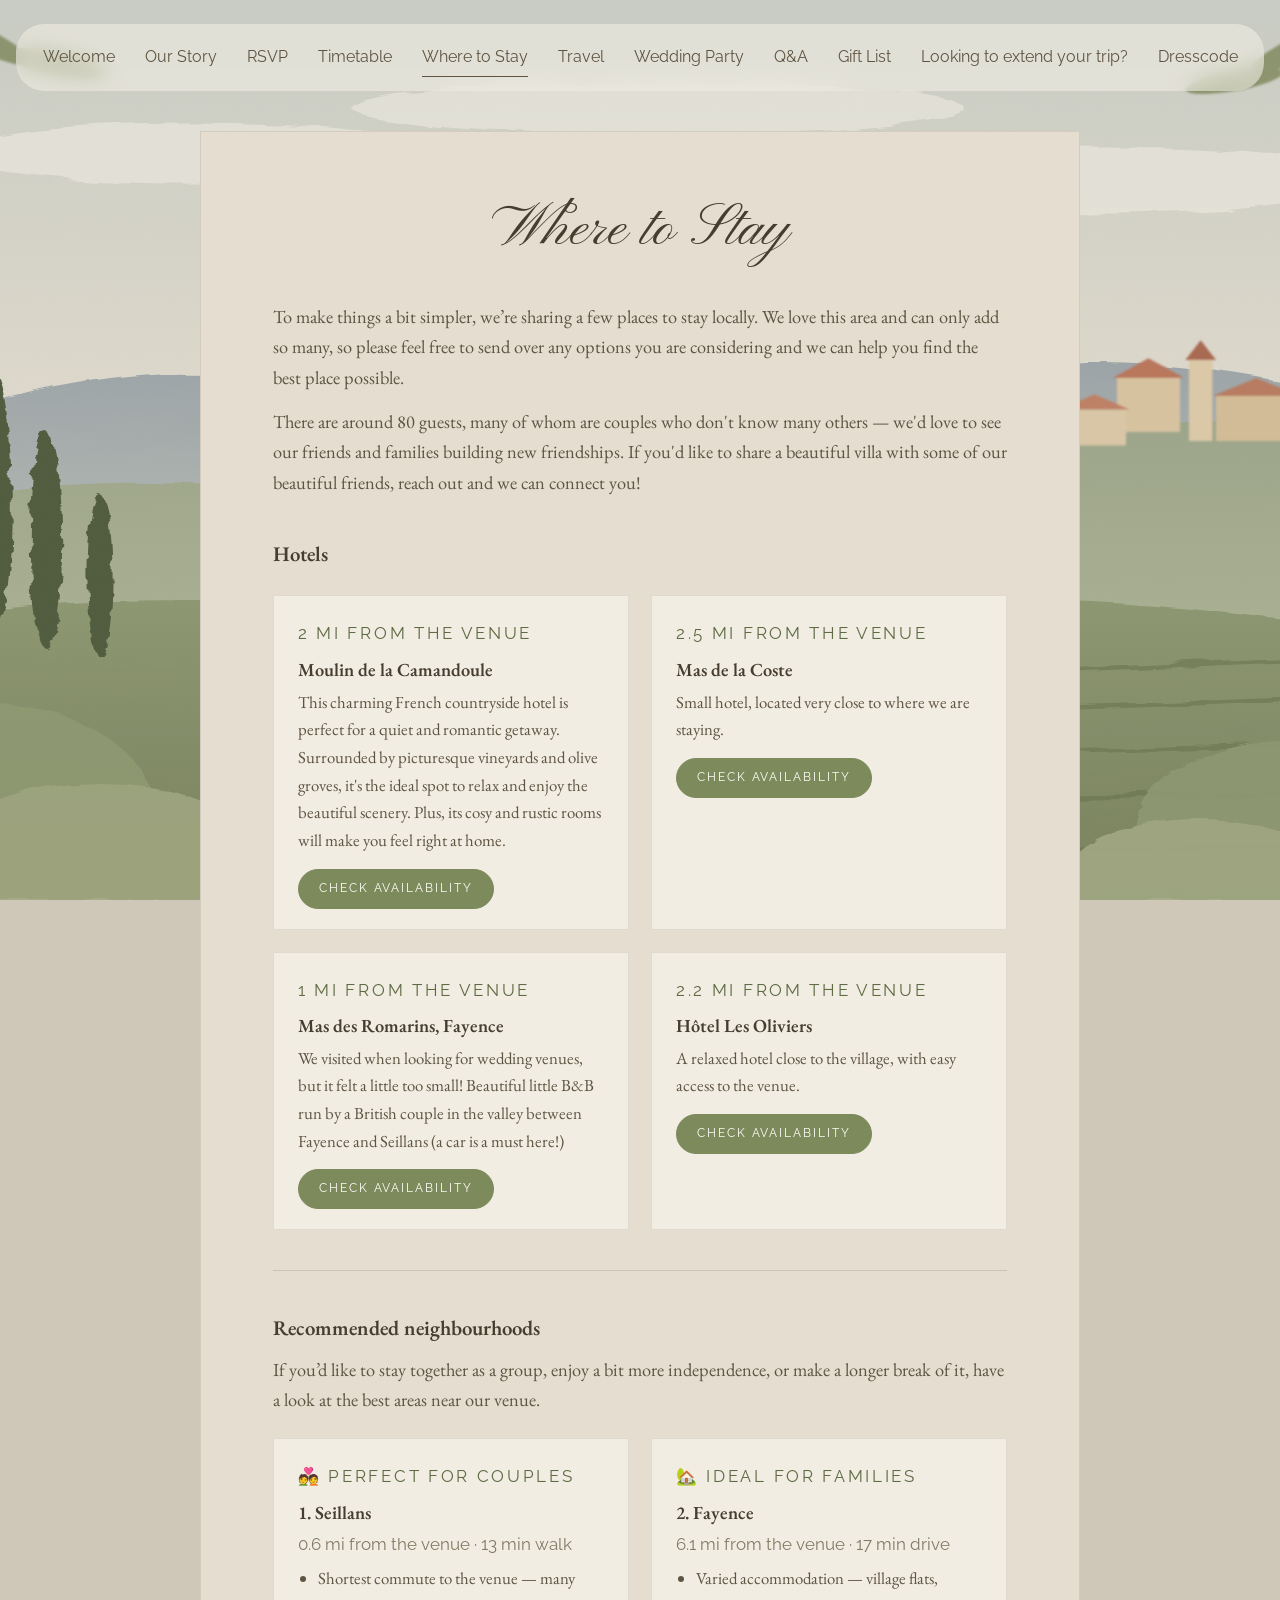
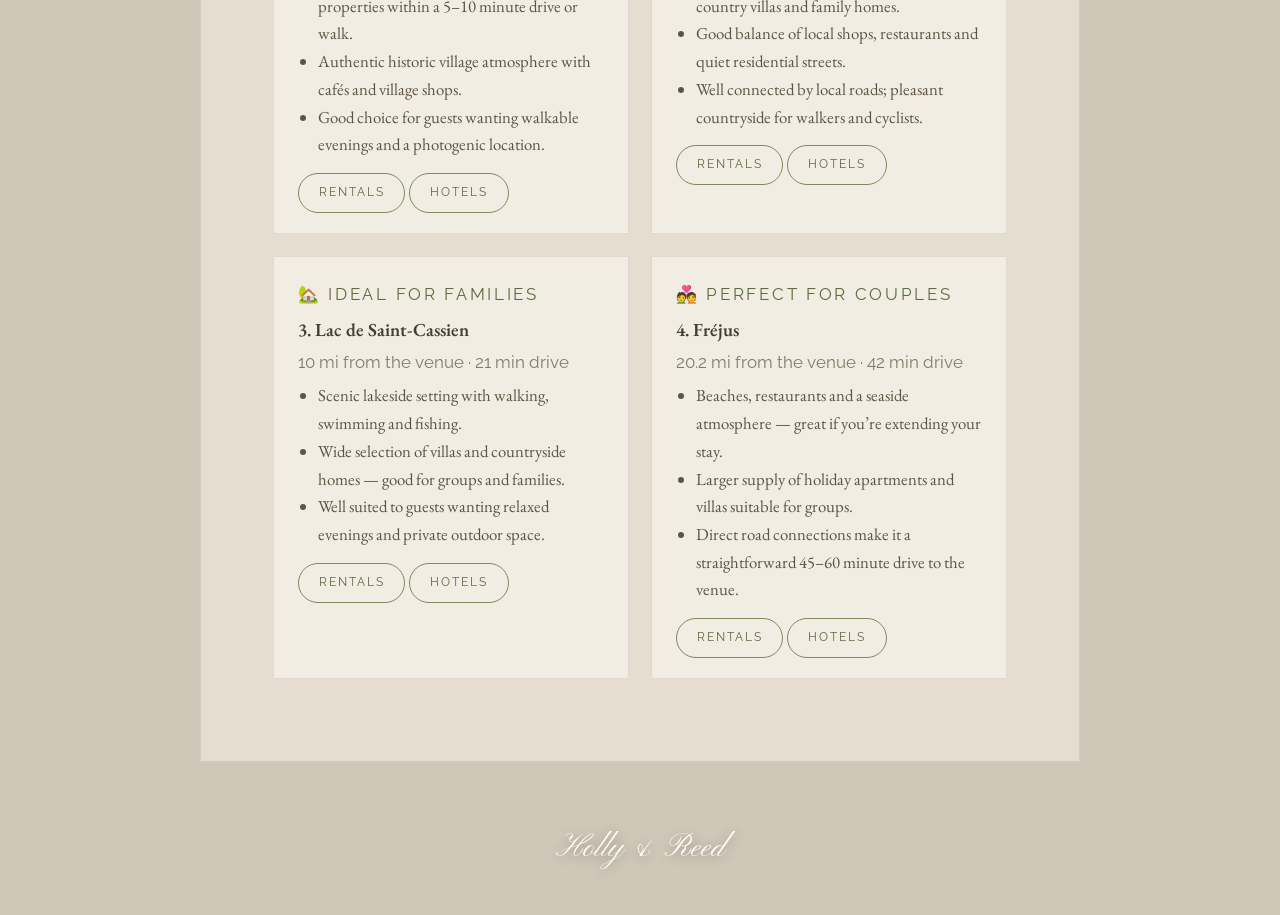
<file: where-to-stay.html>
<!doctype html>
<html lang="en">
<head>
  <meta charset="utf-8">
  <meta name="viewport" content="width=device-width, initial-scale=1">
  <title>Where to Stay · Holly &amp; Reed</title>
  <link rel="preconnect" href="https://fonts.googleapis.com">
  <link rel="preconnect" href="https://fonts.gstatic.com" crossorigin>
  <link href="https://fonts.googleapis.com/css2?family=EB+Garamond:ital,wght@0,400;0,600;1,400&family=Pinyon+Script&family=Raleway:wght@400;500&display=swap" rel="stylesheet">
  <link rel="stylesheet" href="css/style.css">
</head>
<body>
  <nav id="site-nav"></nav>

  <main class="panel">
    <h1 class="page-title">Where to Stay</h1>
    <p>To make things a bit simpler, we’re sharing a few places to stay locally. We love this area and can only add so many, so please feel free to send over any options you are considering and we can help you find the best place possible.</p>
    <p>There are around 80 guests, many of whom are couples who don't know many others — we'd love to see our friends and families building new friendships. If you'd like to share a beautiful villa with some of our beautiful friends, reach out and we can connect you!</p>
    <h2>Hotels</h2>
    <div class="cards">
      <div class="card">
        <p class="card__tag">2 mi from the venue</p>
        <h3>Moulin de la Camandoule</h3>
        <p>This charming French countryside hotel is perfect for a quiet and romantic getaway. Surrounded by picturesque vineyards and olive groves, it's the ideal spot to relax and enjoy the beautiful scenery. Plus, its cosy and rustic rooms will make you feel right at home.</p>
        <a class="button" href="https://www.google.com/search?q=Moulin+de+la+Camandoule+Fayence" target="_blank" rel="noopener">Check availability</a>
      </div>
      <div class="card">
        <p class="card__tag">2.5 mi from the venue</p>
        <h3>Mas de la Coste</h3>
        <p>Small hotel, located very close to where we are staying.</p>
        <a class="button" href="https://www.google.com/search?q=Mas+de+la+Coste+Seillans" target="_blank" rel="noopener">Check availability</a>
      </div>
      <div class="card">
        <p class="card__tag">1 mi from the venue</p>
        <h3>Mas des Romarins, Fayence</h3>
        <p>We visited when looking for wedding venues, but it felt a little too small! Beautiful little B&amp;B run by a British couple in the valley between Fayence and Seillans (a car is a must here!)</p>
        <a class="button" href="https://www.google.com/search?q=Mas+des+Romarins+Fayence" target="_blank" rel="noopener">Check availability</a>
      </div>
      <div class="card">
        <p class="card__tag">2.2 mi from the venue</p>
        <h3>Hôtel Les Oliviers</h3>
        <p>A relaxed hotel close to the village, with easy access to the venue.</p>
        <a class="button" href="https://www.google.com/search?q=Hotel+Les+Oliviers+Seillans" target="_blank" rel="noopener">Check availability</a>
      </div>
    </div>
    <hr>
    <h2>Recommended neighbourhoods</h2>
    <p>If you’d like to stay together as a group, enjoy a bit more independence, or make a longer break of it, have a look at the best areas near our venue.</p>
    <div class="cards">
      <div class="card">
        <p class="card__tag">💑 Perfect for couples</p>
        <h3>1. Seillans</h3>
        <p class="event__meta">0.6 mi from the venue · 13 min walk</p>
        <ul><li>Shortest commute to the venue — many properties within a 5–10 minute drive or walk.</li><li>Authentic historic village atmosphere with cafés and village shops.</li><li>Good choice for guests wanting walkable evenings and a photogenic location.</li></ul>
        <a class="button button--ghost" href="https://www.airbnb.com/s/Seillans/homes" target="_blank" rel="noopener">Rentals</a>
        <a class="button button--ghost" href="https://www.booking.com/searchresults.html?ss=Seillans" target="_blank" rel="noopener">Hotels</a>
      </div>
      <div class="card">
        <p class="card__tag">🏡 Ideal for families</p>
        <h3>2. Fayence</h3>
        <p class="event__meta">6.1 mi from the venue · 17 min drive</p>
        <ul><li>Varied accommodation — village flats, country villas and family homes.</li><li>Good balance of local shops, restaurants and quiet residential streets.</li><li>Well connected by local roads; pleasant countryside for walkers and cyclists.</li></ul>
        <a class="button button--ghost" href="https://www.airbnb.com/s/Fayence/homes" target="_blank" rel="noopener">Rentals</a>
        <a class="button button--ghost" href="https://www.booking.com/searchresults.html?ss=Fayence" target="_blank" rel="noopener">Hotels</a>
      </div>
      <div class="card">
        <p class="card__tag">🏡 Ideal for families</p>
        <h3>3. Lac de Saint-Cassien</h3>
        <p class="event__meta">10 mi from the venue · 21 min drive</p>
        <ul><li>Scenic lakeside setting with walking, swimming and fishing.</li><li>Wide selection of villas and countryside homes — good for groups and families.</li><li>Well suited to guests wanting relaxed evenings and private outdoor space.</li></ul>
        <a class="button button--ghost" href="https://www.airbnb.com/s/Lac+de+Saint-Cassien/homes" target="_blank" rel="noopener">Rentals</a>
        <a class="button button--ghost" href="https://www.booking.com/searchresults.html?ss=Lac+de+Saint-Cassien" target="_blank" rel="noopener">Hotels</a>
      </div>
      <div class="card">
        <p class="card__tag">💑 Perfect for couples</p>
        <h3>4. Fréjus</h3>
        <p class="event__meta">20.2 mi from the venue · 42 min drive</p>
        <ul><li>Beaches, restaurants and a seaside atmosphere — great if you’re extending your stay.</li><li>Larger supply of holiday apartments and villas suitable for groups.</li><li>Direct road connections make it a straightforward 45–60 minute drive to the venue.</li></ul>
        <a class="button button--ghost" href="https://www.airbnb.com/s/Fr%C3%A9jus/homes" target="_blank" rel="noopener">Rentals</a>
        <a class="button button--ghost" href="https://www.booking.com/searchresults.html?ss=Fr%C3%A9jus" target="_blank" rel="noopener">Hotels</a>
      </div>
    </div>
  </main>

  <footer id="site-footer"></footer>
  <script src="js/site.js"></script>
</body>
</html>
</file>
<file: css/style.css>
/* Holly & Reed — wedding site styles */

:root {
  --panel: #e4ddd0;
  --panel-edge: rgba(90, 78, 58, 0.12);
  --ink: #5f5442;
  --ink-soft: #857a66;
  --ink-strong: #463d2f;
  --accent: #7d8a5c;       /* olive */
  --accent-dark: #5f6b43;
  --rule: rgba(95, 84, 66, 0.2);
  --nav-bg: rgba(245, 241, 232, 0.55);
  --white: #fffdf8;

  --font-script: "Pinyon Script", cursive;
  --font-serif: "EB Garamond", Georgia, serif;
  --font-sans: "Raleway", "Helvetica Neue", Arial, sans-serif;
}

* { box-sizing: border-box; }

html { scroll-behavior: smooth; }

body {
  margin: 0;
  min-height: 100vh;
  font-family: var(--font-serif);
  font-size: 1.15rem;
  line-height: 1.65;
  color: var(--ink);
  background: #cfc8b8 url("../images/background.svg") center / cover fixed no-repeat;
}

a { color: var(--accent-dark); }
a:hover { color: var(--ink-strong); }

img { max-width: 100%; display: block; }

/* ---------- Navigation ---------- */

.site-nav {
  position: relative;
  z-index: 10;
  max-width: 1300px;
  margin: 24px auto 0;
  padding: 0 16px;
}

.site-nav__inner {
  background: var(--nav-bg);
  backdrop-filter: blur(10px);
  -webkit-backdrop-filter: blur(10px);
  border-radius: 28px;
  padding: 14px 24px;
}

.site-nav__toggle {
  display: none;
  width: 100%;
  background: none;
  border: 0;
  font: 500 1rem var(--font-sans);
  color: var(--ink);
  padding: 6px 0;
  cursor: pointer;
}

.site-nav ul {
  list-style: none;
  margin: 0;
  padding: 0;
  display: flex;
  flex-wrap: wrap;
  justify-content: center;
  gap: 6px 30px;
}

.site-nav a {
  font-family: var(--font-sans);
  font-size: 0.98rem;
  color: var(--ink);
  text-decoration: none;
  padding: 6px 0;
  border-bottom: 1px solid transparent;
  display: inline-block;
}

.site-nav a:hover,
.site-nav a[aria-current="page"] {
  border-bottom-color: var(--ink);
}

@media (max-width: 760px) {
  .site-nav__toggle { display: block; }
  .site-nav ul { display: none; flex-direction: column; align-items: center; padding: 8px 0 4px; }
  .site-nav.is-open ul { display: flex; }
}

/* ---------- Home / hero ---------- */

.hero {
  min-height: calc(100vh - 110px);
  display: flex;
  flex-direction: column;
  align-items: center;
  justify-content: center;
  text-align: center;
  padding: 40px 16px 80px;
  color: var(--white);
  text-shadow: 0 2px 18px rgba(40, 34, 24, 0.45);
}

.hero__names {
  font-family: var(--font-script);
  font-weight: 400;
  font-size: clamp(3.6rem, 12vw, 9rem);
  line-height: 1.1;
  margin: 0;
}

.hero__date {
  font-family: var(--font-serif);
  font-size: clamp(1.2rem, 2.6vw, 1.7rem);
  letter-spacing: 0.08em;
  margin: 12px 0 2px;
}

.hero__place {
  font-family: var(--font-sans);
  font-size: 1rem;
  letter-spacing: 0.18em;
  text-transform: uppercase;
  margin: 0;
}

.hero__countdown {
  margin: 28px 0;
  font-family: var(--font-serif);
  font-size: 1.3rem;
  letter-spacing: 0.05em;
}

.hero__countdown strong {
  font-size: 2.6rem;
  font-weight: 400;
  display: block;
  line-height: 1;
}

.hero__message {
  max-width: 560px;
  font-size: 1.3rem;
  font-style: italic;
  margin: 28px 0 0;
}

/* ---------- Buttons ---------- */

.button {
  display: inline-block;
  font-family: var(--font-sans);
  font-size: 0.9rem;
  letter-spacing: 0.16em;
  text-transform: uppercase;
  text-decoration: none;
  text-shadow: none;
  color: var(--white);
  background: var(--accent);
  border: 1px solid var(--accent);
  border-radius: 999px;
  padding: 12px 34px;
  transition: background 0.2s;
}

.button:hover { background: var(--accent-dark); color: var(--white); }

.button--ghost {
  background: transparent;
  color: var(--accent-dark);
}

.button--ghost:hover { background: var(--accent); color: var(--white); }

/* ---------- Content panel ---------- */

.panel {
  max-width: 880px;
  margin: 40px auto 60px;
  background: var(--panel);
  border: 1px solid var(--panel-edge);
  padding: 64px 72px 72px;
}

@media (max-width: 760px) {
  .panel { margin: 24px 16px 40px; padding: 40px 22px 48px; }
}

.page-title {
  font-family: var(--font-script);
  font-weight: 400;
  font-size: clamp(2.6rem, 6vw, 3.6rem);
  color: var(--ink-strong);
  text-align: center;
  margin: 0 0 36px;
  line-height: 1.2;
}

.lede {
  text-align: center;
  max-width: 640px;
  margin: 0 auto 40px;
}

h2 {
  font-family: var(--font-serif);
  font-weight: 600;
  font-size: 1.3rem;
  color: var(--ink-strong);
  margin: 40px 0 8px;
}

h3 {
  font-family: var(--font-serif);
  font-weight: 600;
  font-size: 1.15rem;
  color: var(--ink-strong);
  margin: 0 0 4px;
}

p { margin: 0 0 14px; }

.eyebrow {
  font-family: var(--font-sans);
  font-size: 0.78rem;
  letter-spacing: 0.2em;
  text-transform: uppercase;
  color: var(--ink-soft);
  margin: 0 0 6px;
}

hr {
  border: 0;
  border-top: 1px solid var(--rule);
  margin: 40px 0;
}

/* ---------- Story / Q&A ---------- */

.qa { margin-bottom: 30px; }
.qa h2 { margin-top: 0; }

.story-intro p { font-size: 1.2rem; }

/* ---------- Timetable ---------- */

.day { margin-bottom: 44px; }

.day__heading {
  font-family: var(--font-serif);
  font-size: 1.25rem;
  letter-spacing: 0.16em;
  text-transform: uppercase;
  color: var(--ink-soft);
  border-bottom: 1px solid var(--rule);
  padding-bottom: 8px;
  margin: 0 0 22px;
}

.event {
  display: grid;
  grid-template-columns: 150px 1fr;
  gap: 4px 24px;
  margin-bottom: 26px;
}

.event__time {
  font-family: var(--font-sans);
  font-size: 0.95rem;
  color: var(--ink-soft);
  padding-top: 3px;
}

.event__meta {
  font-family: var(--font-sans);
  font-size: 0.9rem;
  color: var(--ink-soft);
  margin: 0 0 6px;
}

.event__meta span + span::before { content: " · "; }

@media (max-width: 560px) {
  .event { grid-template-columns: 1fr; }
}

/* ---------- Cards (stay, extend trip) ---------- */

.cards {
  display: grid;
  grid-template-columns: repeat(auto-fit, minmax(240px, 1fr));
  gap: 22px;
  margin: 24px 0 10px;
}

.card {
  background: rgba(255, 253, 248, 0.5);
  border: 1px solid var(--panel-edge);
  padding: 24px 24px 20px;
}

.card p { font-size: 1.05rem; }

.card__tag {
  font-family: var(--font-sans);
  font-size: 0.75rem;
  letter-spacing: 0.16em;
  text-transform: uppercase;
  color: var(--accent-dark);
  margin: 0 0 6px;
}

.card ul { margin: 0 0 14px; padding-left: 20px; font-size: 1.05rem; }

.card .button { font-size: 0.75rem; padding: 9px 20px; }

/* ---------- Wedding party ---------- */

.party {
  display: grid;
  grid-template-columns: repeat(auto-fill, minmax(150px, 1fr));
  gap: 30px 16px;
  text-align: center;
}

.person__avatar {
  width: 96px;
  height: 96px;
  border-radius: 50%;
  margin: 0 auto 12px;
  display: grid;
  place-items: center;
  background: rgba(125, 138, 92, 0.18);
  border: 1px solid rgba(125, 138, 92, 0.35);
  font-family: var(--font-serif);
  font-size: 1.6rem;
  color: var(--accent-dark);
}

.person__name { font-weight: 600; color: var(--ink-strong); margin: 0; line-height: 1.3; }
.person__role {
  font-family: var(--font-sans);
  font-size: 0.8rem;
  letter-spacing: 0.12em;
  text-transform: uppercase;
  color: var(--ink-soft);
  margin: 4px 0 0;
}

/* ---------- Lists ---------- */

.plain-list { list-style: none; padding: 0; margin: 0 0 14px; }
.plain-list li { padding: 10px 0; border-bottom: 1px solid var(--rule); }
.plain-list li:last-child { border-bottom: 0; }

.center { text-align: center; }

/* ---------- Footer ---------- */

.site-footer {
  text-align: center;
  font-family: var(--font-script);
  font-size: 2rem;
  color: var(--white);
  text-shadow: 0 2px 12px rgba(40, 34, 24, 0.4);
  padding: 0 16px 40px;
}
</file>
